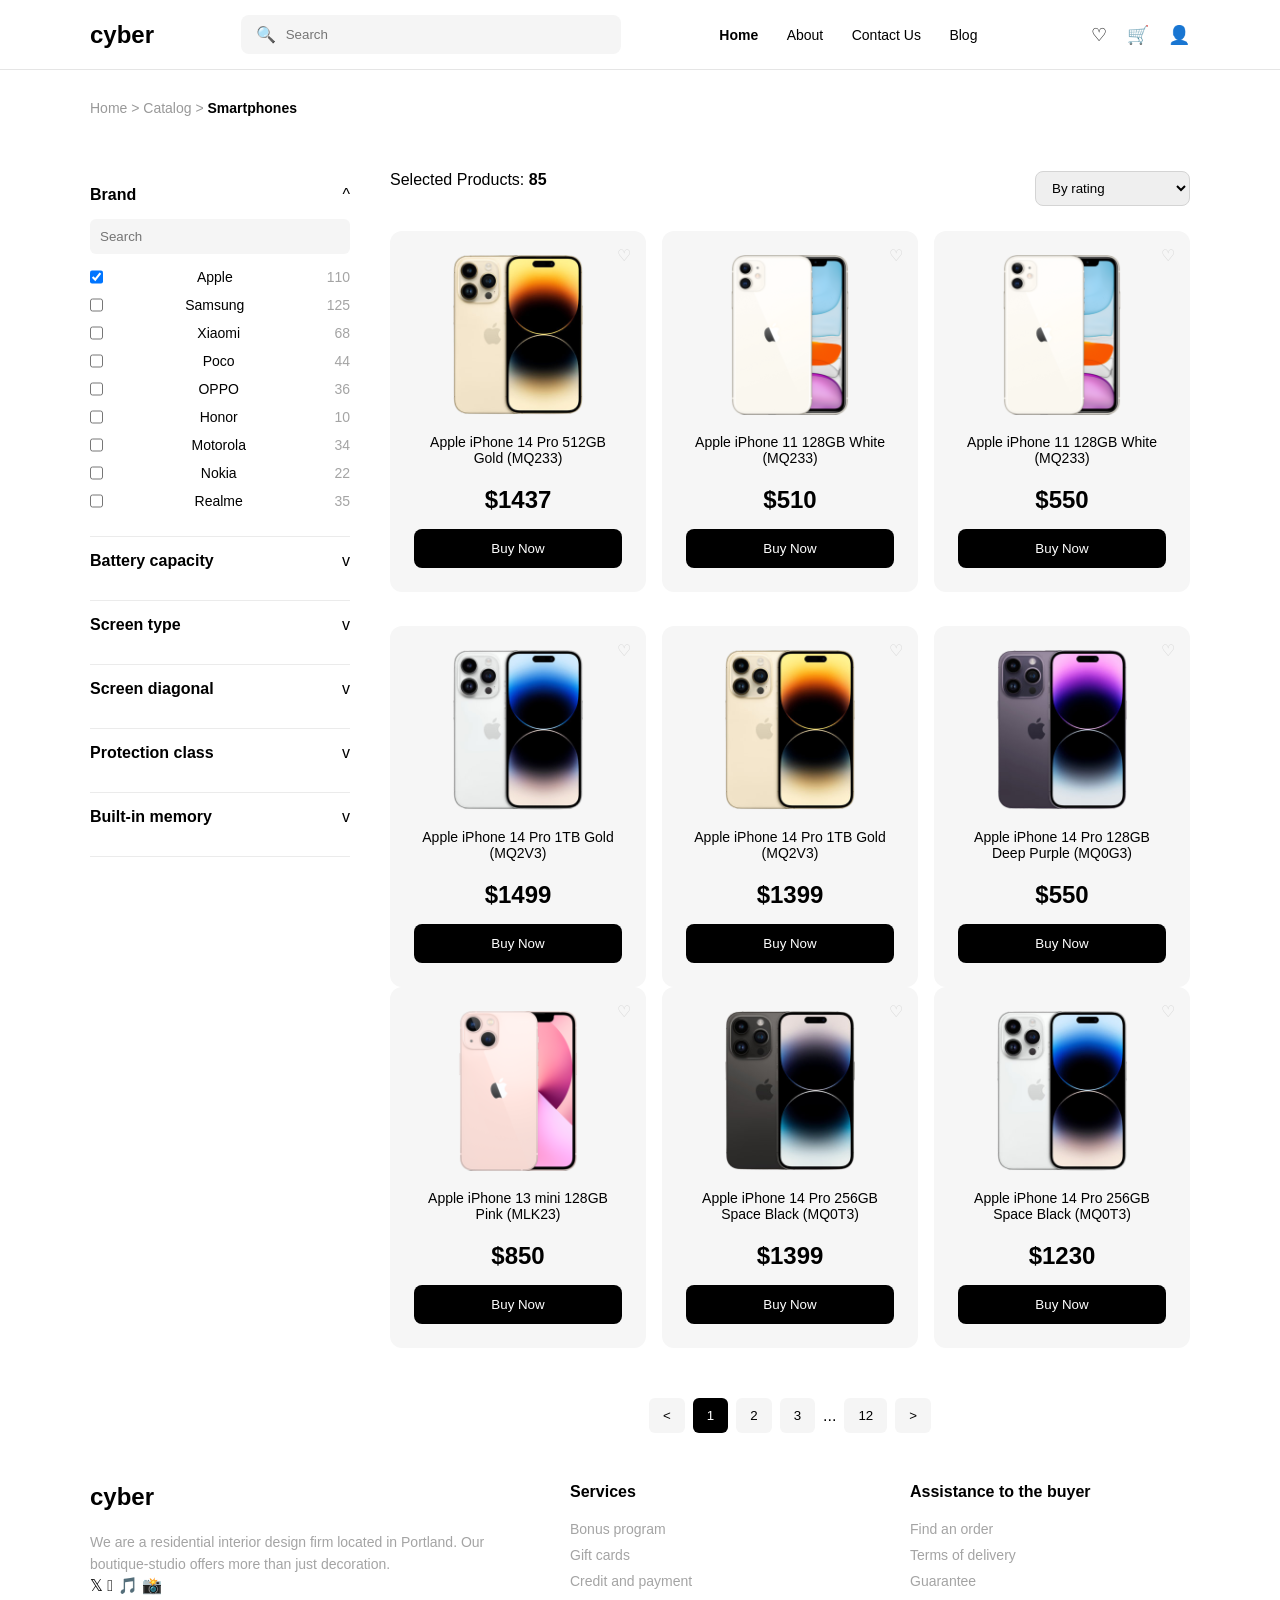
<file: 2/index.html>
<!DOCTYPE html>
<html lang="uz">

<head>
    <meta charset="UTF-8">
    <meta name="viewport" content="width=device-width, initial-scale=1.0">
    <title>Cyber Store - Smartphones</title>
    <link href="https://unpkg.com/aos@2.3.1/dist/aos.css" rel="stylesheet">
    <link rel="stylesheet" href="./stayle.css">
</head>

<body>

    <header>
        <div class="container header-wrapper">
            <div class="logo">cyber</div>
            <div class="search-box">
                <span class="icon">🔍</span>
                <input type="text" placeholder="Search">
            </div>
            <nav>
                <a href="#">Home</a>
                <a href="#">About</a>
                <a href="#">Contact Us</a>
                <a href="#">Blog</a>
            </nav>
            <div class="header-icons">
                <span>♡</span>
                <span>🛒</span>
                <span>👤</span>
            </div>
        </div>
    </header>

    <div class="container catalog-layout">
        <div class="breadcrumb">Home > Catalog > <span>Smartphones</span></div>

        <aside>
            <div class="sidebar-section">
                <div class="section-title">
                    <h3>Brand</h3> <span>^</span>
                </div>
                <input type="text" placeholder="Search" class="brand-search">
                <div class="filter-list">
                    <label><input type="checkbox" checked> Apple <span>110</span></label>
                    <label><input type="checkbox"> Samsung <span>125</span></label>
                    <label><input type="checkbox"> Xiaomi <span>68</span></label>
                    <label><input type="checkbox"> Poco <span>44</span></label>
                    <label><input type="checkbox"> OPPO <span>36</span></label>
                    <label><input type="checkbox"> Honor <span>10</span></label>
                    <label><input type="checkbox"> Motorola <span>34</span></label>
                    <label><input type="checkbox"> Nokia <span>22</span></label>
                    <label><input type="checkbox"> Realme <span>35</span></label>
                </div>
            </div>

            <div class="sidebar-section">
                <div class="section-title">
                    <h3>Battery capacity</h3> <span>v</span>
                </div>
            </div>
            <div class="sidebar-section">
                <div class="section-title">
                    <h3>Screen type</h3> <span>v</span>
                </div>
            </div>
            <div class="sidebar-section">
                <div class="section-title">
                    <h3>Screen diagonal</h3> <span>v</span>
                </div>
            </div>
            <div class="sidebar-section">
                <div class="section-title">
                    <h3>Protection class</h3> <span>v</span>
                </div>
            </div>
            <div class="sidebar-section">
                <div class="section-title">
                    <h3>Built-in memory</h3> <span>v</span>
                </div>
            </div>
        </aside>

        <main>
            <div class="products-header">
                <p>Selected Products: <strong>85</strong></p>
                <select class="sort-select">
                    <option>By rating</option>
                    <option>Price: Low to High</option>
                </select>
            </div>

            <div class="products-grid">
                <div class="product-card">
                    <span class="wishlist-icon">♡</span>
                    <img src="./img/Iphone 14 pro 1 (12).svg" alt="iPhone">
                    <h4>Apple iPhone 14 Pro 512GB Gold (MQ233)</h4>
                    <p class="price">$1437</p>
                    <button class="buy-now">Buy Now</button>
                </div>
                <div class="product-card">
                    <span class="wishlist-icon">♡</span>
                    <img src="./img/Iphone 14 pro 1 (13).svg" alt="iPhone">
                    <h4>Apple iPhone 11 128GB White (MQ233)</h4>
                    <p class="price">$510</p>
                    <button class="buy-now">Buy Now</button>
                    </div>
                <div class="product-card">
                    <span class="wishlist-icon">♡</span>
                    <img src="./img/Iphone 14 pro 1 (13).svg" alt="iPhone">
                    <h4>Apple iPhone 11 128GB White (MQ233)</h4>
                    <p class="price">$550</p>
                    <button class="buy-now">Buy Now</button>
                </div>
                <br>
                </div>
                <div class="products-grid">
                <div class="product-card">
                    <span class="wishlist-icon">♡</span>
                    <img src="./img/Iphone 14 pro 1 (14).svg" alt="iPhone">
                    <h4>Apple iPhone 14 Pro 1TB Gold (MQ2V3)</h4>
                    <p class="price">$1499</p>
                    <button class="buy-now">Buy Now</button>
                </div>
                <div class="product-card">
                    <span class="wishlist-icon">♡</span>
                    <img src="./img/Iphone 14 pro 1 (15).svg" alt="iPhone">
                    <h4>Apple iPhone 14 Pro 1TB Gold (MQ2V3)</h4>
                    <p class="price">$1399</p>
                    <button class="buy-now">Buy Now</button>
                    </div>
                <div class="product-card">
                    <span class="wishlist-icon">♡</span>
                    <img src="./img/Iphone 14 pro 1 (16).svg" alt="iPhone">
                    <h4>Apple iPhone 14 Pro 128GB Deep Purple (MQ0G3)</h4>
                    <p class="price">$550</p>
                    <button class="buy-now">Buy Now</button>
                </div>
                </div>
                <div class="products-grid">
                <div class="product-card">
                    <span class="wishlist-icon">♡</span>
                    <img src="./img/Iphone 14 pro 1 (17).svg" alt="iPhone">
                    <h4>Apple iPhone 13 mini 128GB Pink (MLK23)</h4>
                    <p class="price">$850</p>
                    <button class="buy-now">Buy Now</button>
                </div>
                <div class="product-card">
                    <span class="wishlist-icon">♡</span>
                    <img src="./img/Iphone 14 pro 1 (18).svg" alt="iPhone">
                    <h4>Apple iPhone 14 Pro 256GB Space Black (MQ0T3)</h4>
                    <p class="price">$1399</p>
                    <button class="buy-now">Buy Now</button>
                    </div>
                <div class="product-card">
                    <span class="wishlist-icon">♡</span>
                    <img src="./img/Iphone 14 pro 1 (19).svg" alt="iPhone">
                    <h4>Apple iPhone 14 Pro 256GB Space Black (MQ0T3)</h4>
                    <p class="price">$1230</p>
                    <button class="buy-now">Buy Now</button>
                </div>
                </div>

            <div class="pagination">
                <button> < </button>
                <button class="active">1</button>
                <button>2</button>
                <button>3</button>
                <span>...</span>
                <button>12</button>
                <button> > </button>
            </div>
        </main>
    </div>

    <div>
        <div class="container footer-grid">
            <div class="footer-info">
                <div class="footer-logo">cyber</div>
                <p class="footer-text">We are a residential interior design firm located in Portland. Our boutique-studio offers more than just decoration.</p>
                <div class="social-icons">𝕏 𓅰 🎵 📸</div>
            </div>
            <div class="footer-col">
                <h4>Services</h4>
                <p>Bonus program</p>
                <p>Gift cards</p>
                <p>Credit and payment</p>
                <p>Service contracts</p>
            </div>
            <div class="footer-col">
                <h4>Assistance to the buyer</h4>
                <p>Find an order</p>
                <p>Terms of delivery</p>
                <p>Guarantee</p>
                <p>Terms of use of the site</p>
            </div>
        </div>
    </div>

</body>
</html>
</file>
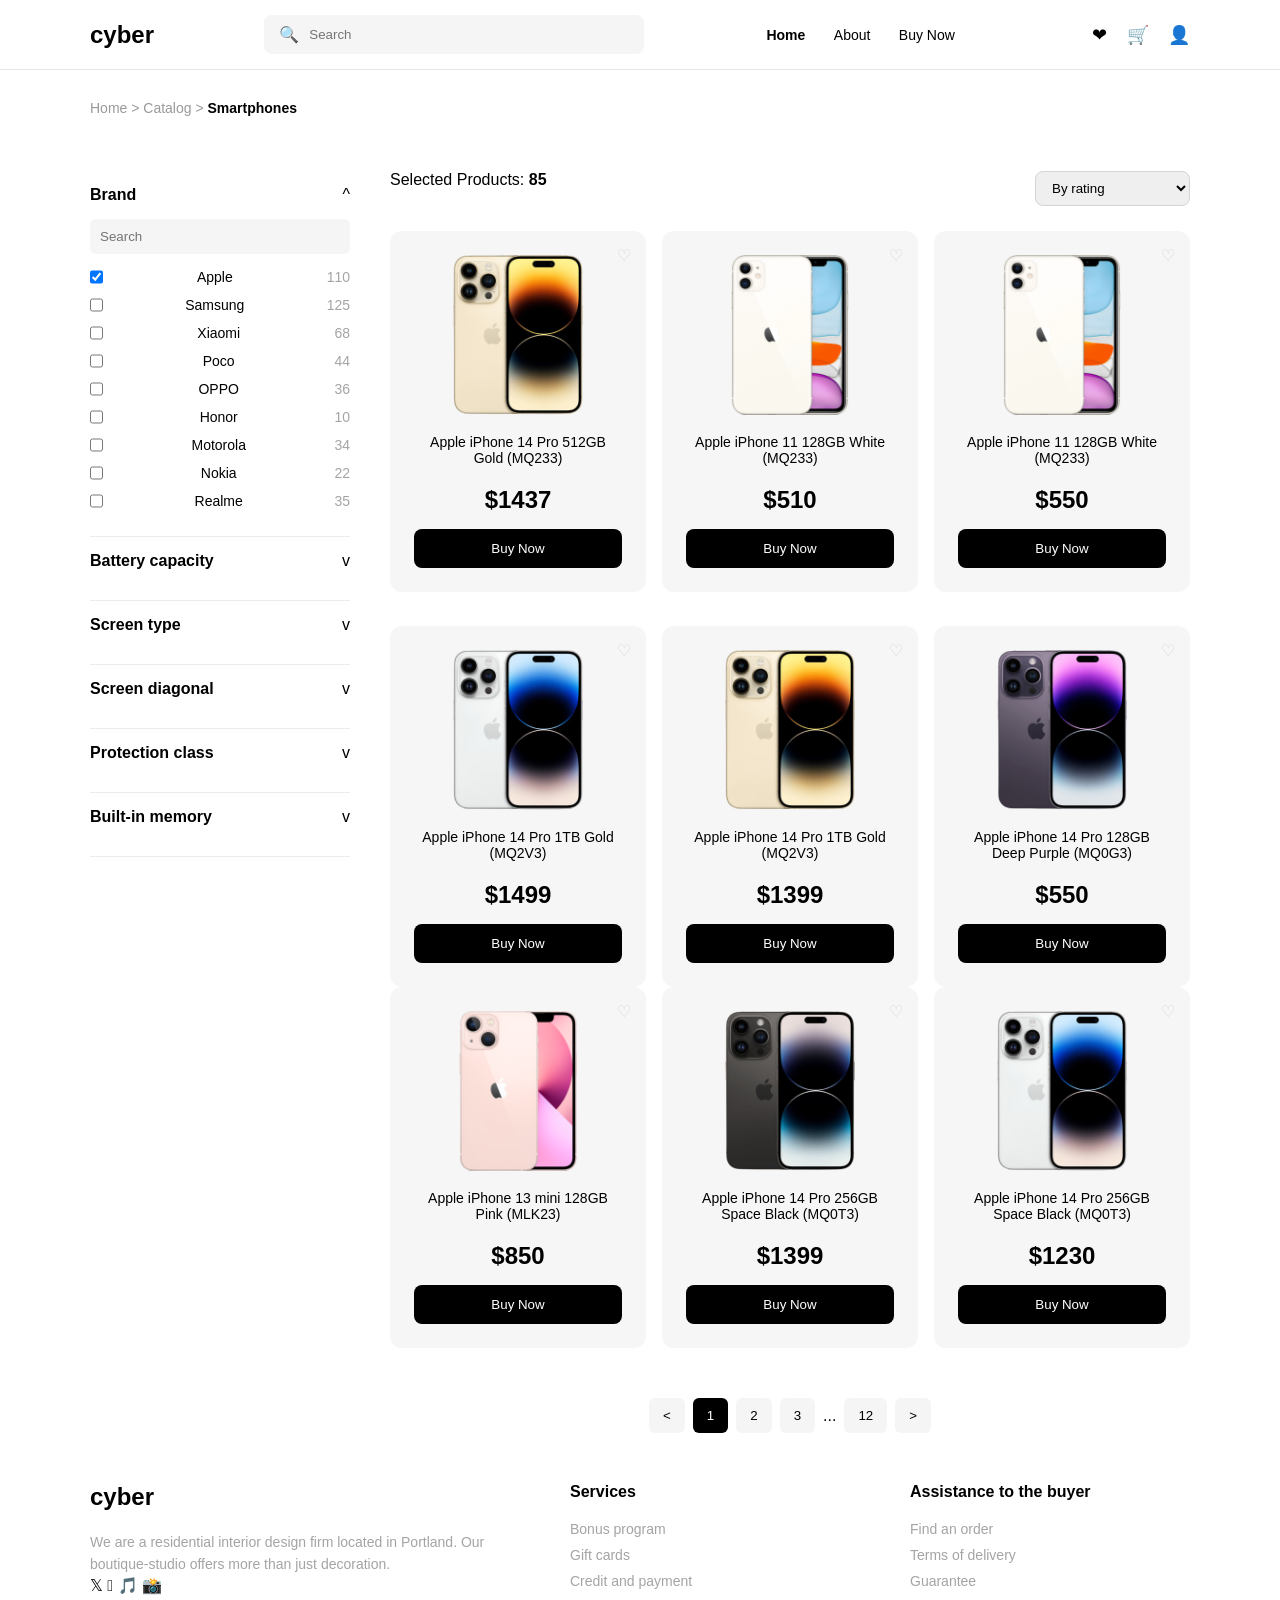
<file: 2/About.html>
<!DOCTYPE html>
<html lang="uz">

<head>
    <meta charset="UTF-8">
    <meta name="viewport" content="width=device-width, initial-scale=1.0">
    <title>Cyber Store - Smartphones</title>
    <link href="https://unpkg.com/aos@2.3.1/dist/aos.css" rel="stylesheet">
    <link rel="stylesheet" href="./About.css">
</head>

<body>

     <div class="loading">
        <div class="loader-wrapper">
            <span class="loader-letter">L</span>
            <span class="loader-letter">o</span>
            <span class="loader-letter">a</span>
            <span class="loader-letter">d</span>
            <span class="loader-letter">i</span>
            <span class="loader-letter">n</span>
            <span class="loader-letter">g</span>
            <span class="loader-letter">.</span>
            <span class="loader-letter">.</span>
            <span class="loader-letter">.</span>
            <div class="loader"></div>
        </div>
    </div>

    <header>
        <div class="container header-wrapper">
            <div class="logo">cyber</div>
            <div class="search-box">
                <span class="icon">🔍</span>
                <input type="text" placeholder="Search">
            </div>
            <nav>
                <a href="/index.html">Home</a>
                <a href="About.html">About</a>
                <a href="/1/buy.html">Buy Now</a>
            </nav>
            <div class="header-icons">
                <span>❤</span>
                <span>🛒</span>
                <span>👤</span>
            </div>
        </div>
    </header>

    <div class="container catalog-layout">
        <div class="breadcrumb">Home > Catalog > <span>Smartphones</span></div>

        <aside>
            <div class="sidebar-section">
                <div class="section-title">
                    <h3>Brand</h3> <span>^</span>


                    
                </div>
                <input type="text" placeholder="Search" class="brand-search">
                <div class="filter-list">
                    <label><input type="checkbox" checked> Apple <span>110</span></label>
                    <label><input type="checkbox"> Samsung <span>125</span></label>
                    <label><input type="checkbox"> Xiaomi <span>68</span></label>
                    <label><input type="checkbox"> Poco <span>44</span></label>
                    <label><input type="checkbox"> OPPO <span>36</span></label>
                    <label><input type="checkbox"> Honor <span>10</span></label>
                    <label><input type="checkbox"> Motorola <span>34</span></label>
                    <label><input type="checkbox"> Nokia <span>22</span></label>
                    <label><input type="checkbox"> Realme <span>35</span></label>
                </div>
            </div>

            <div class="sidebar-section">
                <div class="section-title">
                    <h3>Battery capacity</h3> <span>v</span>
                </div>
            </div>
            <div class="sidebar-section">
                <div class="section-title">
                    <h3>Screen type</h3> <span>v</span>
                </div>
            </div>
            <div class="sidebar-section">
                <div class="section-title">
                    <h3>Screen diagonal</h3> <span>v</span>
                </div>
            </div>
            <div class="sidebar-section">
                <div class="section-title">
                    <h3>Protection class</h3> <span>v</span>
                </div>
            </div>
            <div class="sidebar-section">
                <div class="section-title">
                    <h3>Built-in memory</h3> <span>v</span>
                </div>
            </div>
        </aside>

        <main>
            <div class="products-header">
                <p>Selected Products: <strong>85</strong></p>
                <select class="sort-select">
                    <option>By rating</option>
                    <option>Price: Low to High</option>
                </select>
            </div>

            <div class="products-grid">
                <div class="product-card">
                    <span class="wishlist-icon">♡</span>
                    <img src="./img/Iphone 14 pro 1 (12).svg" alt="iPhone">
                    <h4>Apple iPhone 14 Pro 512GB Gold (MQ233)</h4>
                    <p class="price">$1437</p>
                    <button class="buy-now">Buy Now</button>
                </div>
                <div class="product-card">
                    <span class="wishlist-icon">♡</span>
                    <img src="./img/Iphone 14 pro 1 (13).svg" alt="iPhone">
                    <h4>Apple iPhone 11 128GB White (MQ233)</h4>
                    <p class="price">$510</p>
                    <button class="buy-now">Buy Now</button>
                    </div>
                <div class="product-card">
                    <span class="wishlist-icon">♡</span>
                    <img src="./img/Iphone 14 pro 1 (13).svg" alt="iPhone">
                    <h4>Apple iPhone 11 128GB White (MQ233)</h4>
                    <p class="price">$550</p>
                    <button class="buy-now">Buy Now</button>
                </div>
                <br>
                </div>
                <div class="products-grid">
                <div class="product-card">
                    <span class="wishlist-icon">♡</span>
                    <img src="./img/Iphone 14 pro 1 (14).svg" alt="iPhone">
                    <h4>Apple iPhone 14 Pro 1TB Gold (MQ2V3)</h4>
                    <p class="price">$1499</p>
                    <button class="buy-now">Buy Now</button>
                </div>
                <div class="product-card">
                    <span class="wishlist-icon">♡</span>
                    <img src="./img/Iphone 14 pro 1 (15).svg" alt="iPhone">
                    <h4>Apple iPhone 14 Pro 1TB Gold (MQ2V3)</h4>
                    <p class="price">$1399</p>
                    <button class="buy-now">Buy Now</button>
                    </div>
                <div class="product-card">
                    <span class="wishlist-icon">♡</span>
                    <img src="./img/Iphone 14 pro 1 (16).svg" alt="iPhone">
                    <h4>Apple iPhone 14 Pro 128GB Deep Purple (MQ0G3)</h4>
                    <p class="price">$550</p>
                    <button class="buy-now">Buy Now</button>
                </div>
                </div>
                <div class="products-grid">
                <div class="product-card">
                    <span class="wishlist-icon">♡</span>
                    <img src="./img/Iphone 14 pro 1 (17).svg" alt="iPhone">
                    <h4>Apple iPhone 13 mini 128GB Pink (MLK23)</h4>
                    <p class="price">$850</p>
                    <button class="buy-now">Buy Now</button>
                </div>
                <div class="product-card">
                    <span class="wishlist-icon">♡</span>
                    <img src="./img/Iphone 14 pro 1 (18).svg" alt="iPhone">
                    <h4>Apple iPhone 14 Pro 256GB Space Black (MQ0T3)</h4>
                    <p class="price">$1399</p>
                    <button class="buy-now">Buy Now</button>
                    </div>
                <div class="product-card">
                    <span class="wishlist-icon">♡</span>
                    <img src="./img/Iphone 14 pro 1 (19).svg" alt="iPhone">
                    <h4>Apple iPhone 14 Pro 256GB Space Black (MQ0T3)</h4>
                    <p class="price">$1230</p>
                    <button class="buy-now">Buy Now</button>
                </div>
                </div>

            <div class="pagination">
                <button> < </button>
                <button class="active">1</button>
                <button>2</button>
                <button>3</button>
                <span>...</span>
                <button>12</button>
                <button> > </button>
            </div>
        </main>
    </div>

    <div>
        <div class="container footer-grid">
            <div class="footer-info">
                <div class="footer-logo">cyber</div>
                <p class="footer-text">We are a residential interior design firm located in Portland. Our boutique-studio offers more than just decoration.</p>
                <div class="social-icons">𝕏 𓅰 🎵 📸</div>
            </div>
            <div class="footer-col">
                <h4>Services</h4>
                <p>Bonus program</p>
                <p>Gift cards</p>
                <p>Credit and payment</p>
                <p>Service contracts</p>
            </div>
            <div class="footer-col">
                <h4>Assistance to the buyer</h4>
                <p>Find an order</p>
                <p>Terms of delivery</p>
                <p>Guarantee</p>
                <p>Terms of use of the site</p>
            </div>
        </div>
    </div>

</body>
</html>
</file>
<file: 2/stayle.css>
* {
    margin: 0;
    padding: 0;
    box-sizing: border-box;
    font-family: 'Inter', sans-serif;
}

body {
    background-color: #fff;
    color: #000;
}

.container {
    max-width: 1140px;
    margin: 0 auto;
    padding: 0 20px;
}


header {
    padding: 15px 0;
    border-bottom: 1px solid #E5E5E5;
}

.header-wrapper {
    display: flex;
    justify-content: space-between;
    align-items: center;
}

.logo {
    font-size: 24px;
    font-weight: 800;
}

.search-box {
    background: #F5F5F5;
    padding: 10px 15px;
    border-radius: 8px;
    width: 380px;
    display: flex;
    align-items: center;
}

.search-box input {
    background: transparent;
    border: none;
    outline: none;
    width: 100%;
    margin-left: 10px;
}

nav a {
    text-decoration: none;
    color: #000;
    margin: 0 12px;
    font-size: 14px;
    
}

nav a:first-child {
    opacity: 1;
    font-weight: 600;
}

.header-icons span {
    margin-left: 15px;
    font-size: 18px;
    cursor: pointer;
}

.catalog-layout {
    display: grid;
    grid-template-columns: 260px 1fr;
    gap: 40px;
    margin-top: 30px;
}

.breadcrumb {
    grid-column: 1 / -1;
    font-size: 14px;
    color: #999;
    margin-bottom: 15px;
}

.breadcrumb span {
    color: #000;
    font-weight: 600;
}

.sidebar-section {
    border-bottom: 1px solid #EBEBEB;
    padding: 15px 0;
}

.section-title {
    display: flex;
    justify-content: space-between;
    cursor: pointer;
    margin-bottom: 15px;
}

.section-title h3 {
    font-size: 16px;
    font-weight: 600;
}

.brand-search {
    width: 100%;
    padding: 10px;
    background: #F5F5F5;
    border: none;
    border-radius: 6px;
    margin-bottom: 15px;
}

.filter-list label {
    display: flex;
    justify-content: space-between;
    font-size: 14px;
    margin-bottom: 12px;
    cursor: pointer;
}

.filter-list label span {
    color: #A4A4A4;
}


.products-header {
    display: flex;
    justify-content: space-between;
    margin-bottom: 25px;
}

.sort-select {
    padding: 8px 12px;
    border: 1px solid #D4D4D4;
    border-radius: 8px;
}

.products-grid {
    display: grid;
    grid-template-columns: repeat(3, 1fr);
    gap: 16px;
}

.product-card {
    background: #F6F6F6;
    padding: 24px;
    border-radius: 12px;
    text-align: center;
    position: relative;
    transition: transform 0.2s;
}

.product-card:hover {
    transform: translateY(-5px);
}

.wishlist-icon {
    position: absolute;
    top: 15px;
    right: 15px;
    color: #D2D2D2;
    cursor: pointer;
}

.product-card img {
    height: 160px;
    margin-bottom: 15px;
}

.product-card h4 {
    font-size: 14px;
    margin-bottom: 12px;
    height: 40px;
    font-weight: 500;
}

.product-card .price {
    font-size: 24px;
    font-weight: 700;
    margin-bottom: 15px;
}

.buy-now {
    background: #000;
    color: #fff;
    border: none;
    width: 100%;
    padding: 12px;
    border-radius: 8px;
    cursor: pointer;
    font-weight: 500;
}


.pagination {
    display: flex;
    justify-content: center;
    align-items: center;
    gap: 8px;
    margin: 50px 0;
}

.pagination button {
    border: none;
    padding: 10px 14px;
    background: #F5F5F5;
    border-radius: 6px;
    cursor: pointer;
}

.pagination button.active {
    background: #000;
    color: #fff;
}

footer {
    background: #000;
    color: #fff;
    padding: 60px 0;
}

.footer-grid {
    display: grid;
    grid-template-columns: 1.5fr 1fr 1fr;
    gap: 60px;
}

.footer-logo {
    font-size: 24px;
    font-weight: 800;
    margin-bottom: 20px;
}

.footer-text {
    color: #A4A4A4;
    font-size: 14px;
    line-height: 1.6;
}

.footer-col h4 {
    margin-bottom: 20px;
}

.footer-col p {
    color: #A4A4A4;
    font-size: 14px;
    margin-bottom: 10px;
    cursor: pointer;
}
</file>
<file: 2/About.css>
* {
    margin: 0;
    padding: 0;
    box-sizing: border-box;
    font-family: 'Inter', sans-serif;
}

body {
    background-color: #fff;
    color: #000;
}

.container {
    max-width: 1140px;
    margin: 0 auto;
    padding: 0 20px;
}



header {
    padding: 15px 0;
    border-bottom: 1px solid #E5E5E5;
}

.header-wrapper {
    display: flex;
    justify-content: space-between;
    align-items: center;
}

.logo {
    font-size: 24px;
    font-weight: 800;
}

.search-box {
    background: #F5F5F5;
    padding: 10px 15px;
    border-radius: 8px;
    width: 380px;
    display: flex;
    align-items: center;
}

.search-box input {
    background: transparent;
    border: none;
    outline: none;
    width: 100%;
    margin-left: 10px;
}

nav a {
    text-decoration: none;
    color: #000;
    margin: 0 12px;
    font-size: 14px;
    
}

nav a:first-child {
    opacity: 1;
    font-weight: 600;
}

.header-icons span {
    margin-left: 15px;
    font-size: 18px;
    cursor: pointer;
}

.catalog-layout {
    display: grid;
    grid-template-columns: 260px 1fr;
    gap: 40px;
    margin-top: 30px;
}

.breadcrumb {
    grid-column: 1 / -1;
    font-size: 14px;
    color: #999;
    margin-bottom: 15px;
}

.breadcrumb span {
    color: #000;
    font-weight: 600;
}

.sidebar-section {
    border-bottom: 1px solid #EBEBEB;
    padding: 15px 0;
}

.section-title {
    display: flex;
    justify-content: space-between;
    cursor: pointer;
    margin-bottom: 15px;
}

.section-title h3 {
    font-size: 16px;
    font-weight: 600;
}

.brand-search {
    width: 100%;
    padding: 10px;
    background: #F5F5F5;
    border: none;
    border-radius: 6px;
    margin-bottom: 15px;
}

.filter-list label {
    display: flex;
    justify-content: space-between;
    font-size: 14px;
    margin-bottom: 12px;
    cursor: pointer;
}

.filter-list label span {
    color: #A4A4A4;
}


.products-header {
    display: flex;
    justify-content: space-between;
    margin-bottom: 25px;
}

.sort-select {
    padding: 8px 12px;
    border: 1px solid #D4D4D4;
    border-radius: 8px;
}

.products-grid {
    display: grid;
    grid-template-columns: repeat(3, 1fr);
    gap: 16px;
}

.product-card {
    background: #F6F6F6;
    padding: 24px;
    border-radius: 12px;
    text-align: center;
    position: relative;
    transition: transform 0.2s;
}

.product-card:hover {
    transform: translateY(-5px);
}

.wishlist-icon {
    position: absolute;
    top: 15px;
    right: 15px;
    color: #D2D2D2;
    cursor: pointer;
}

.product-card img {
    height: 160px;
    margin-bottom: 15px;
}

.product-card h4 {
    font-size: 14px;
    margin-bottom: 12px;
    height: 40px;
    font-weight: 500;
}

.product-card .price {
    font-size: 24px;
    font-weight: 700;
    margin-bottom: 15px;
}

.buy-now {
    background: #000;
    color: #fff;
    border: none;
    width: 100%;
    padding: 12px;
    border-radius: 8px;
    cursor: pointer;
    font-weight: 500;
}


.pagination {
    display: flex;
    justify-content: center;
    align-items: center;
    gap: 8px;
    margin: 50px 0;
}

.pagination button {
    border: none;
    padding: 10px 14px;
    background: #F5F5F5;
    border-radius: 6px;
    cursor: pointer;
}

.pagination button.active {
    background: #000;
    color: #fff;
}

footer {
    background: #000;
    color: #fff;
    padding: 60px 0;
}

.footer-grid {
    display: grid;
    grid-template-columns: 1.5fr 1fr 1fr;
    gap: 60px;
}

.footer-logo {
    font-size: 24px;
    font-weight: 800;
    margin-bottom: 20px;
}

.footer-text {
    color: #A4A4A4;
    font-size: 14px;
    line-height: 1.6;
}

.footer-col h4 {
    margin-bottom: 20px;
}

.footer-col p {
    color: #A4A4A4;
    font-size: 14px;
    margin-bottom: 10px;
    cursor: pointer;
}



@media (max-width: 1024px) {
    .catalog-layout {
        display: flex;
        flex-direction: column; 
        gap: 30px;
    }

    aside {
        width: 100%;
        display: grid;
        grid-template-columns: repeat(2, 1fr); 
        gap: 15px;
    }

    .sidebar-section {
        border: 1px solid #e5e5e5;
        padding: 10px;
        border-radius: 8px;
    }
}


@media (max-width: 768px) {
    aside {
        grid-template-columns: 1fr; 
    }

    .products-grid {
        grid-template-columns: repeat(2, 1fr); 
        gap: 15px;
    }

    .header-wrapper {
        flex-wrap: wrap;
        justify-content: center;
        gap: 15px;
    }

    .search-box {
        width: 100%;
        order: 3;
    }
}


@media (max-width: 480px) {
    .products-grid {
        grid-template-columns: 1fr; 
    }

    .products-header {
        flex-direction: column;
        align-items: flex-start;
        gap: 10px;
    }

    .pagination {
        gap: 5px;
    }

    .pagination button {
        padding: 8px 12px;
        font-size: 14px;
    }
}

.loading{
    position: fixed;
    top: 0;
    left: 0;
    background-color: black;
    width: 100%;
    height: 100vh;
    display: flex;
    align-items: center;
    justify-content: center;
    flex-direction: column;
    z-index: 10;
    animation: noneanimatsiya 1s 1s forwards;
    
}


.loader-wrapper {
  position: relative;
  display: flex;
  align-items: center;
  justify-content: center;
 width: 30%;
 height: 30%;
  font-family: "Inter", sans-serif;
  font-size: 1.2em;
  font-weight: 300;
  color: white;
  border-radius: 50%;
  background-color: transparent;
  user-select: none;
  animation: noneanimatsiya 1s 1s forwards;
}

.loader {
  position: absolute;
  top: 0;
  left: 0;
  width: 100%;
  aspect-ratio: 1 / 1;
  border-radius: 50%;
  background-color: transparent;
  animation: loader-rotate 2s linear infinite;
  z-index: 0;
}

@keyframes loader-rotate {
  0% {
    transform: rotate(90deg);
    box-shadow:
      0 10px 20px 0 #fff inset,
      0 20px 30px 0 #ad5fff inset,
      0 60px 60px 0 #471eec inset;
  }
  50% {
    transform: rotate(270deg);
    box-shadow:
      0 10px 20px 0 #fff inset,
      0 20px 10px 0 #d60a47 inset,
      0 40px 60px 0 #311e80 inset;
  }
  100% {
    transform: rotate(450deg);
    box-shadow:
      0 10px 20px 0 #fff inset,
      0 20px 30px 0 #ad5fff inset,
      0 60px 60px 0 #471eec inset;
  }
}

.loader-letter {
  display: inline-block;
  opacity: 0.4;
  transform: translateY(0);
  animation: loader-letter-anim 2s infinite;
  z-index: 1;
  border-radius: 50ch;
  border: none;
}

.loader-letter:nth-child(1) {
  animation-delay: 0s;
}
.loader-letter:nth-child(2) {
  animation-delay: 0.1s;
}
.loader-letter:nth-child(3) {
  animation-delay: 0.2s;
}
.loader-letter:nth-child(4) {
  animation-delay: 0.3s;
}
.loader-letter:nth-child(5) {
  animation-delay: 0.4s;
}
.loader-letter:nth-child(6) {
  animation-delay: 0.5s;
}
.loader-letter:nth-child(7) {
  animation-delay: 0.6s;
}
.loader-letter:nth-child(8) {
  animation-delay: 0.7s;
}
.loader-letter:nth-child(9) {
  animation-delay: 0.8s;
}
.loader-letter:nth-child(10) {
  animation-delay: 0.9s;
}

@keyframes loader-letter-anim {
  0%,
  100% {
    opacity: 0.4;
    transform: translateY(0);
  }
  20% {
    opacity: 1;
    transform: scale(1.15);
  }
  40% {
    opacity: 0.7;
    transform: translateY(0);
  }
}
@keyframes noneanimatsiya {
    0%{
        opacity: 1;
    }100%{
        opacity: 0;
        z-index: -1;
        display: none;
    }
}
</file>
